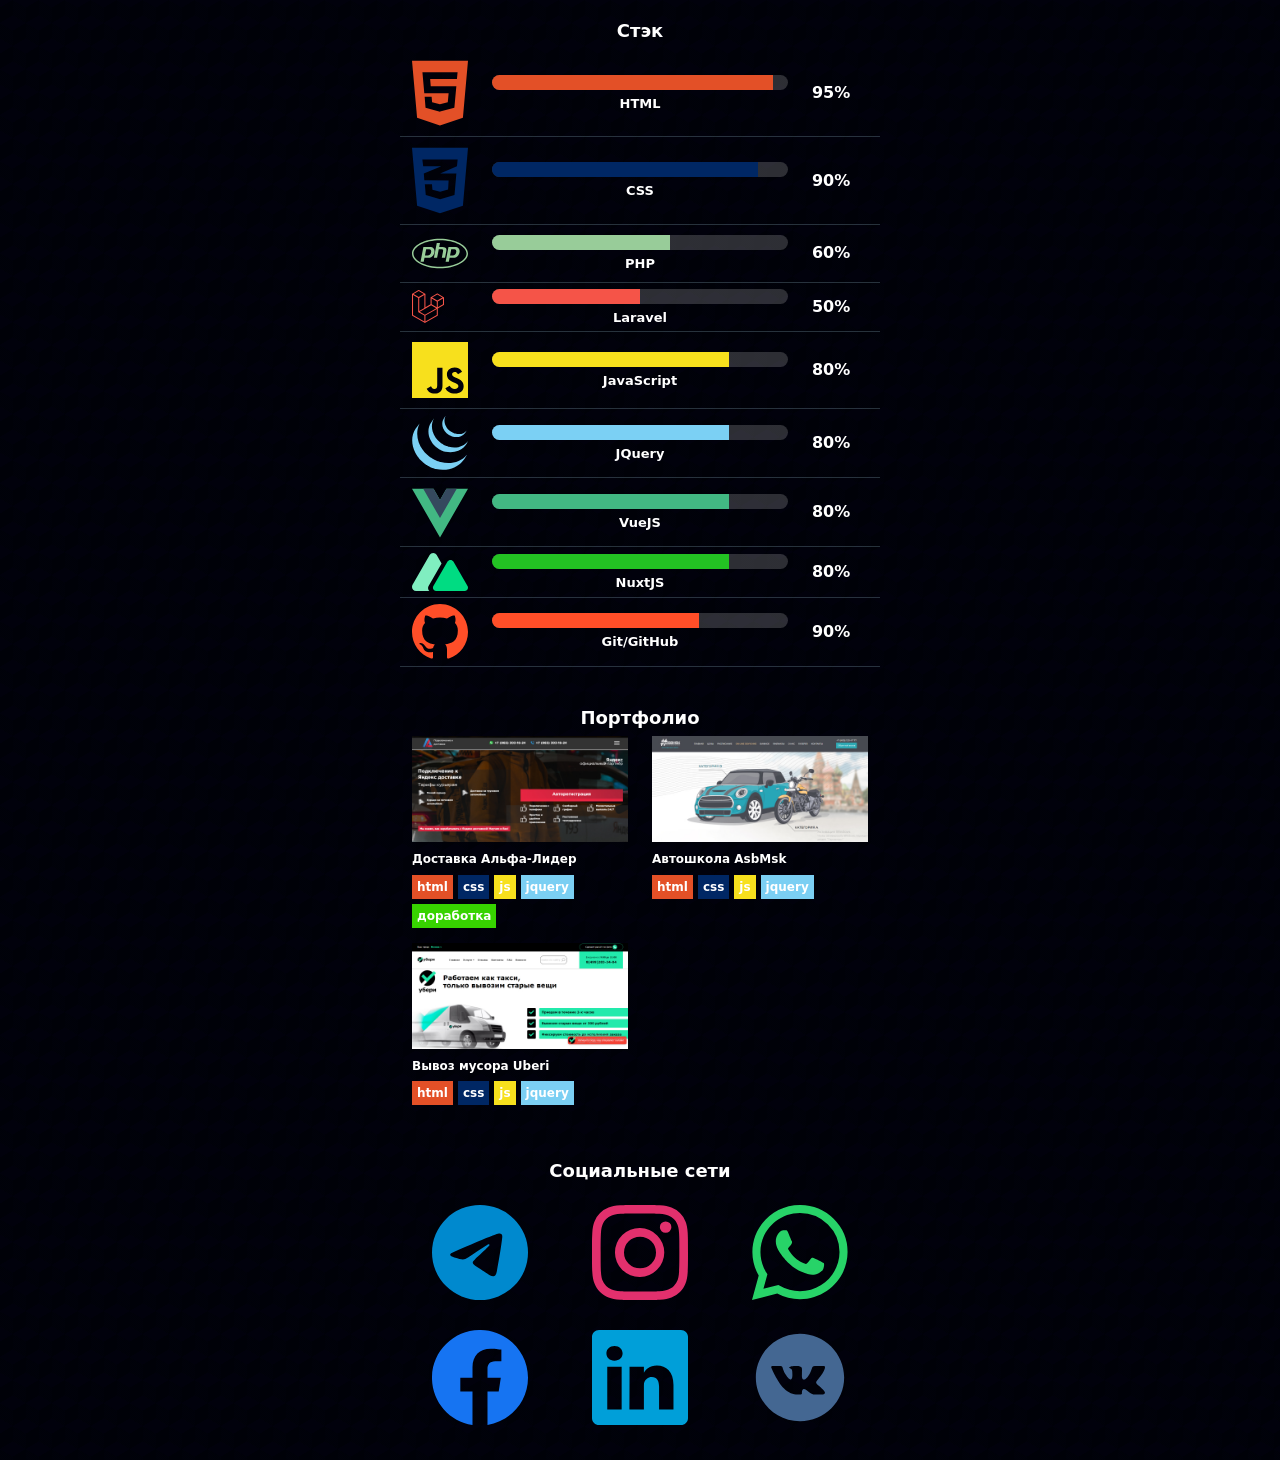
<file: index.html>
<!DOCTYPE html>
<html lang="en">
<head>
  <meta charset="UTF-8">
  <meta http-equiv="X-UA-Compatible" content="IE=edge">
  <meta name="viewport" content="width=device-width, initial-scale=1.0">
  <link href="https://cdn.jsdelivr.net/npm/bootstrap@5.0.2/dist/css/bootstrap.min.css" rel="stylesheet" integrity="sha384-EVSTQN3/azprG1Anm3QDgpJLIm9Nao0Yz1ztcQTwFspd3yD65VohhpuuCOmLASjC" crossorigin="anonymous">
  <link rel="stylesheet" href="style.css">
  <title>Владислав Щукин</title>
</head>
<div>

  <div class="section stack">
    <h2 class="title">Стэк</h2>
    <div class="row stack-block">
      <div class="col-2 col-sm-2 col-md-2 col-lg-2 col-xl-2 col-xxl-2">
        <div class="stack-icon">
          <img class="stack-html" src="stack/html5.svg" alt="">
        </div>
      </div>
      <div class="col-8 col-sm-8 col-md-8 col-lg-8 col-xl-8 col-xxl-8">
        <div class="stack-naming">
          <div class="stack-line"><div class="stack-line-in stack-html" style="width: 95%"></div></div>
          <h3>HTML</h3>
        </div>
      </div>
      <div class="col-2 col-sm-2 col-md-2 col-lg-2 col-xl-2 col-xxl-2">
        <div class="stack-percent">
          95%
        </div>
      </div>
    </div>

    <div class="row stack-block">
      <div class="col-2 col-sm-2 col-md-2 col-lg-2 col-xl-2 col-xxl-2">
        <div class="stack-icon">
          <img class="stack-css" src="stack/css3.svg" alt="">
        </div>
      </div>
      <div class="col-8 col-sm-8 col-md-8 col-lg-8 col-xl-8 col-xxl-8">
        <div class="stack-naming">
          <div class="stack-line"><div class="stack-line-in stack-css" style="width: 90%"></div></div>
          <h3>CSS</h3>
        </div>
      </div>
      <div class="col-2 col-sm-2 col-md-2 col-lg-2 col-xl-2 col-xxl-2">
        <div class="stack-percent">
          90%
        </div>
      </div>
    </div>

    <div class="row stack-block">
      <div class="col-2 col-sm-2 col-md-2 col-lg-2 col-xl-2 col-xxl-2">
        <div class="stack-icon">
          <img class="stack-php" src="stack/php.svg" alt="">
        </div>
      </div>
      <div class="col-8 col-sm-8 col-md-8 col-lg-8 col-xl-8 col-xxl-8">
        <div class="stack-naming">
          <div class="stack-line"><div class="stack-line-in stack-php" style="width: 60%"></div></div>
          <h3>PHP</h3>
        </div>
      </div>
      <div class="col-2 col-sm-2 col-md-2 col-lg-2 col-xl-2 col-xxl-2">
        <div class="stack-percent">
          60%
        </div>
      </div>
    </div>

    <div class="row stack-block">
      <div class="col-2 col-sm-2 col-md-2 col-lg-2 col-xl-2 col-xxl-2">
        <div class="stack-icon">
          <img class="stack-laravel" src="stack/laravel.svg" alt="">
        </div>
      </div>
      <div class="col-8 col-sm-8 col-md-8 col-lg-8 col-xl-8 col-xxl-8">
        <div class="stack-naming">
          <div class="stack-line"><div class="stack-line-in stack-laravel" style="width: 50%"></div></div>
          <h3>Laravel</h3>
        </div>
      </div>
      <div class="col-2 col-sm-2 col-md-2 col-lg-2 col-xl-2 col-xxl-2">
        <div class="stack-percent">
          50%
        </div>
      </div>
    </div>

    <div class="row stack-block">
      <div class="col-2 col-sm-2 col-md-2 col-lg-2 col-xl-2 col-xxl-2">
        <div class="stack-icon">
          <img class="stack-js" src="stack/js.svg" alt="">
        </div>
      </div>
      <div class="col-8 col-sm-8 col-md-8 col-lg-8 col-xl-8 col-xxl-8">
        <div class="stack-naming">
          <div class="stack-line"><div class="stack-line-in stack-js" style="width: 80%"></div></div>
          <h3>JavaScript</h3>
        </div>
      </div>
      <div class="col-2 col-sm-2 col-md-2 col-lg-2 col-xl-2 col-xxl-2">
        <div class="stack-percent">
          80%
        </div>
      </div>
    </div>

    <div class="row stack-block">
      <div class="col-2 col-sm-2 col-md-2 col-lg-2 col-xl-2 col-xxl-2">
        <div class="stack-icon">
          <img class="stack-jquery" src="stack/jquery.svg" alt="">
        </div>
      </div>
      <div class="col-8 col-sm-8 col-md-8 col-lg-8 col-xl-8 col-xxl-8">
        <div class="stack-naming">
          <div class="stack-line"><div class="stack-line-in stack-jquery" style="width: 80%"></div></div>
          <h3>JQuery</h3>
        </div>
      </div>
      <div class="col-2 col-sm-2 col-md-2 col-lg-2 col-xl-2 col-xxl-2">
        <div class="stack-percent">
          80%
        </div>
      </div>
    </div>

    <div class="row stack-block">
      <div class="col-2 col-sm-2 col-md-2 col-lg-2 col-xl-2 col-xxl-2">
        <div class="stack-icon">
          <img src="stack/vuejs.svg" alt="">
        </div>
      </div>
      <div class="col-8 col-sm-8 col-md-8 col-lg-8 col-xl-8 col-xxl-8">
        <div class="stack-naming">
          <div class="stack-line"><div class="stack-line-in stack-vuejs" style="width: 80%"></div></div>
          <h3>VueJS</h3>
        </div>
      </div>
      <div class="col-2 col-sm-2 col-md-2 col-lg-2 col-xl-2 col-xxl-2">
        <div class="stack-percent">
          80%
        </div>
      </div>
    </div>

    <div class="row stack-block">
      <div class="col-2 col-sm-2 col-md-2 col-lg-2 col-xl-2 col-xxl-2">
        <div class="stack-icon">
          <img src="stack/nuxtjs.svg" alt="">
        </div>
      </div>
      <div class="col-8 col-sm-8 col-md-8 col-lg-8 col-xl-8 col-xxl-8">
        <div class="stack-naming">
          <div class="stack-line"><div class="stack-line-in stack-nuxt" style="width: 80%"></div></div>
          <h3>NuxtJS</h3>
        </div>
      </div>
      <div class="col-2 col-sm-2 col-md-2 col-lg-2 col-xl-2 col-xxl-2">
        <div class="stack-percent">
          80%
        </div>
      </div>
    </div>

    <div class="row stack-block">
      <div class="col-2 col-sm-2 col-md-2 col-lg-2 col-xl-2 col-xxl-2">
        <div class="stack-icon stack-github">
          <img src="stack/git.svg" alt="">
        </div>
      </div>
      <div class="col-8 col-sm-8 col-md-8 col-lg-8 col-xl-8 col-xxl-8">
        <div class="stack-naming">
          <div class="stack-line"><div class="stack-line-in stack-github" style="width: 70%"></div></div>
          <h3>Git/GitHub</h3>
        </div>
      </div>
      <div class="col-2 col-sm-2 col-md-2 col-lg-2 col-xl-2 col-xxl-2">
        <div class="stack-percent">
          90%
        </div>
      </div>
    </div>
  </div>

  <div class="section portfolio">
    <h2 class="title">Портфолио</h2>
    <div class="row d-flex align-items-start justify-content-start">
      <div class="col-6 col-sm-6 col-md-66 col-lg-6 col-xl-6 col-xxl-6">
        <a class="portfolio-block" href="http://alfa-cars.ru/" target="_blank
        ">
          <img src="portfolio/alfa-cars.jpg" alt="">
          <h4>Доставка Альфа-Лидер</h4>
          <div class="portofolio-tech">
            <span class="color-html">html</span>
            <span class="color-css">css</span>
            <span class="color-js">js</span>
            <span class="color-jquery">jquery</span>
            <span class="color-update">доработка</span>
          </div>
        </a>
      </div>
      <div class="col-6 col-sm-6 col-md-66 col-lg-6 col-xl-6 col-xxl-6">
        <a class="portfolio-block" href="https://asbmsk.ru/" target="_blank
        ">
          <img src="portfolio/asb.jpg" alt="">
          <h4>Автошкола AsbMsk</h4>
          <div class="portofolio-tech">
            <span class="color-html">html</span>
            <span class="color-css">css</span>
            <span class="color-js">js</span>
            <span class="color-jquery">jquery</span>
          </div>
        </a>
      </div>
      <div class="col-6 col-sm-6 col-md-66 col-lg-6 col-xl-6 col-xxl-6">
        <a class="portfolio-block" href="https://uberi.pro/" target="_blank
        ">
          <img src="portfolio/uberi.jpg" alt="">
          <h4>Вывоз мусора Uberi</h4>
          <div class="portofolio-tech">
            <span class="color-html">html</span>
            <span class="color-css">css</span>
            <span class="color-js">js</span>
            <span class="color-jquery">jquery</span>
          </div>
        </a>
      </div>
    </div>
  </div>

  <div class="section social">
    <h2 class="title">Социальные сети</h2>
    <div class="row">
      <div class="col-4 col-sm-4 col-md-4 col-lg-4 col-xl-4 col-xxl-4">
        <a href="https://telegram.me/vladobradley" class="social-block">
          <img class="social-telegram" src="social/telegram.svg" alt="">
        </a>
      </div>
      <div class="col-4 col-sm-4 col-md-4 col-lg-4 col-xl-4 col-xxl-4">
        <a href="https://www.instagram.com/vladobradley/" class="social-block">
          <img class="social-instagram" src="social/instagram.svg" alt="">
        </a>
      </div>
      <div class="col-4 col-sm-4 col-md-4 col-lg-4 col-xl-4 col-xxl-4">
        <a href="https://wa.me/+996559612888" class="social-block">
          <img class="social-whatsapp" src="social/whatsapp.svg" alt="">
        </a>
      </div>
      <div class="col-4 col-sm-4 col-md-4 col-lg-4 col-xl-4 col-xxl-4">
        <a href="https://www.facebook.com/VladSchukinKG" class="social-block">
          <img class="social-facebook" src="social/facebook.svg" alt="">
        </a>
      </div>
      <div class="col-4 col-sm-4 col-md-4 col-lg-4 col-xl-4 col-xxl-4">
        <a href="https://kg.linkedin.com/in/%D0%B2%D0%BB%D0%B0%D0%B4%D0%B8%D1%81%D0%BB%D0%B0%D0%B2-%D1%89%D1%83%D0%BA%D0%B8%D0%BD-144902232?trk=people-guest_people_search-card" class="social-block">
          <img class="social-linkedin" src="social/linkedin.svg" alt="">
        </a>
      </div>
      <div class="col-4 col-sm-4 col-md-4 col-lg-4 col-xl-4 col-xxl-4">
        <a href="https://vk.com/vladobradley" class="social-block">
          <img class="social-vkontakte" src="social/vkontakte.svg" alt="">
        </a>
      </div>
    </div>
  </div>


  <script src="https://cdn.jsdelivr.net/npm/@popperjs/core@2.9.2/dist/umd/popper.min.js" integrity="sha384-IQsoLXl5PILFhosVNubq5LC7Qb9DXgDA9i+tQ8Zj3iwWAwPtgFTxbJ8NT4GN1R8p" crossorigin="anonymous"></script>
  <script src="https://cdn.jsdelivr.net/npm/bootstrap@5.0.2/dist/js/bootstrap.min.js" integrity="sha384-cVKIPhGWiC2Al4u+LWgxfKTRIcfu0JTxR+EQDz/bgldoEyl4H0zUF0QKbrJ0EcQF" crossorigin="anonymous"></script>
</body>
</html>
</file>
<file: style.css>
body,html {
  margin: 0;
  padding: 0;

  background-color: #000108;
  background-image:  linear-gradient(30deg, #01010c 12%, transparent 12.5%, transparent 87%, #01010c 87.5%, #01010c), linear-gradient(150deg, #01010c 12%, transparent 12.5%, transparent 87%, #01010c 87.5%, #01010c), linear-gradient(30deg, #01010c 12%, transparent 12.5%, transparent 87%, #01010c 87.5%, #01010c), linear-gradient(150deg, #01010c 12%, transparent 12.5%, transparent 87%, #01010c 87.5%, #01010c), linear-gradient(60deg, #01010c77 25%, transparent 25.5%, transparent 75%, #01010c77 75%, #01010c77), linear-gradient(60deg, #01010c77 25%, transparent 25.5%, transparent 75%, #01010c77 75%, #01010c77);
  background-size: 26px 46px;
  background-position: 0 0, 0 0, 13px 23px, 13px 23px, 0 0, 13px 23px;
}

*, *:before, *:after {
  box-sizing: border-box;
}

.section {
  margin: 0 auto;
  max-width: 500px;

  padding: 20px 10px;
}

.social-block {
  display: flex;
  align-items: center;
  justify-content: center;
  margin: 15px 0;
}

.social-block img {
  width: 70%;
}

.social-telegram {
  filter: invert(35%) sepia(91%) saturate(828%) hue-rotate(166deg) brightness(100%) contrast(107%);
}

.social-vkontakte {
  filter: invert(42%) sepia(7%) saturate(3173%) hue-rotate(173deg) brightness(87%) contrast(88%);
}

.social-facebook {
  filter: invert(42%) sepia(98%) saturate(5077%) hue-rotate(208deg) brightness(104%) contrast(90%);
}

.social-instagram {
  filter: invert(33%) sepia(52%) saturate(5192%) hue-rotate(322deg) brightness(92%) contrast(92%);
}

.social-linkedin {
  filter: invert(41%) sepia(59%) saturate(2612%) hue-rotate(168deg) brightness(99%) contrast(101%);
}

.social-whatsapp {
  filter: invert(81%) sepia(57%) saturate(2710%) hue-rotate(82deg) brightness(94%) contrast(75%);
}

.title {
  font-weight: bold;
  text-align: center;
  font-size: 18px;
  color: white;
}

.row {
  width: 100%;
  align-items: center;
  justify-content: center;

  margin: 0 auto;
}

.stack-html {
  filter: invert(36%) sepia(92%) saturate(3892%) hue-rotate(355deg) brightness(101%) contrast(78%);
}

.stack-icon img {
  height: 100%;
  max-height: 100%;
  max-width: 100%;
}

.stack-block {
  border-bottom: 1px solid rgba(173, 216, 230, 0.226);
  padding: 6px 0;
}

.stack-naming {
  display: flex;
  flex-direction: column;
  align-items: center;
  justify-content: center;
}

.stack-naming h3 {
  font-size: 13px;
  color: white;
  font-weight: bold;
  margin: 0;
  margin-top: 6px;
}

.stack-line {
  background-color: rgba(255, 255, 255, 0.178);
  width: 100%;
  height: 15px;
  border-radius: 10px;
  position: relative;
  overflow: hidden;
}

.stack-line-in {
  position: absolute;
  height: 100%;
  top: 0;
  left: 0;
  background-color: #000;
}

.stack-percent {
  font-weight: bold;
  font-size: 16px;
  color: white;
}

.stack-css {
  filter: invert(10%) sepia(74%) saturate(3475%) hue-rotate(212deg) brightness(86%) contrast(101%);
}

.stack-php {
  filter: invert(88%) sepia(12%) saturate(874%) hue-rotate(68deg) brightness(87%) contrast(87%);
}

.stack-js {
  filter: invert(85%) sepia(94%) saturate(1637%) hue-rotate(339deg) brightness(101%) contrast(94%);
}

.stack-jquery {
  filter: invert(82%) sepia(24%) saturate(1468%) hue-rotate(169deg) brightness(101%) contrast(91%);
}

.stack-laravel {
  filter: invert(58%) sepia(55%) saturate(6361%) hue-rotate(334deg) brightness(99%) contrast(94%);
}

.stack-vuejs {
  filter: invert(64%) sepia(29%) saturate(805%) hue-rotate(101deg) brightness(92%) contrast(85%);
}

.stack-figma {
  filter: invert(43%) sepia(24%) saturate(6794%) hue-rotate(240deg) brightness(100%) contrast(106%);
}

.stack-vscode {
  filter: invert(68%) sepia(48%) saturate(5719%) hue-rotate(166deg) brightness(98%) contrast(93%);
}

.stack-github {
  filter: invert(53%) sepia(72%) saturate(5947%) hue-rotate(345deg) brightness(111%) contrast(106%);
}
.stack-nuxt {
  background-color: rgb(35, 194, 35);
}
.portfolio-block {
  display: flex;
  flex-direction: column;
  text-decoration: none;
  margin-bottom: 10px;
}

.portfolio-block img {
  width: 100%;
  margin-bottom: 10px;
}

.portfolio-block h4 {
  font-size: 12px;
  color: white;
  font-weight: bold;
}

.portofolio-tech {
  display: flex;
  flex-wrap: wrap;
}

.portofolio-tech span {
  display: flex;
  align-items: center;
  justify-content: center;
  padding: 3px 5px;
  font-size: 12px;
  background-color: #000;
  color: white;
  margin-right: 5px;
  margin-bottom: 5px;
  font-weight: bold;
}

.color-html {
  background-color: #E35027 !important;
}

.color-css {
  background-color: #002764 !important;
}

.color-js {
  background-color: #F7E01D !important;
}

.color-vue {
  background-color: #42B883 !important;
}

.color-php {
  background-color: #98CC99 !important;
}

.color-laravel {
  background-color: #F55448 !important;
}

.color-jquery {
  background-color: #7BCFF3 !important;
}

.color-update {
  background-color: #37D300 !important;
}
</file>
